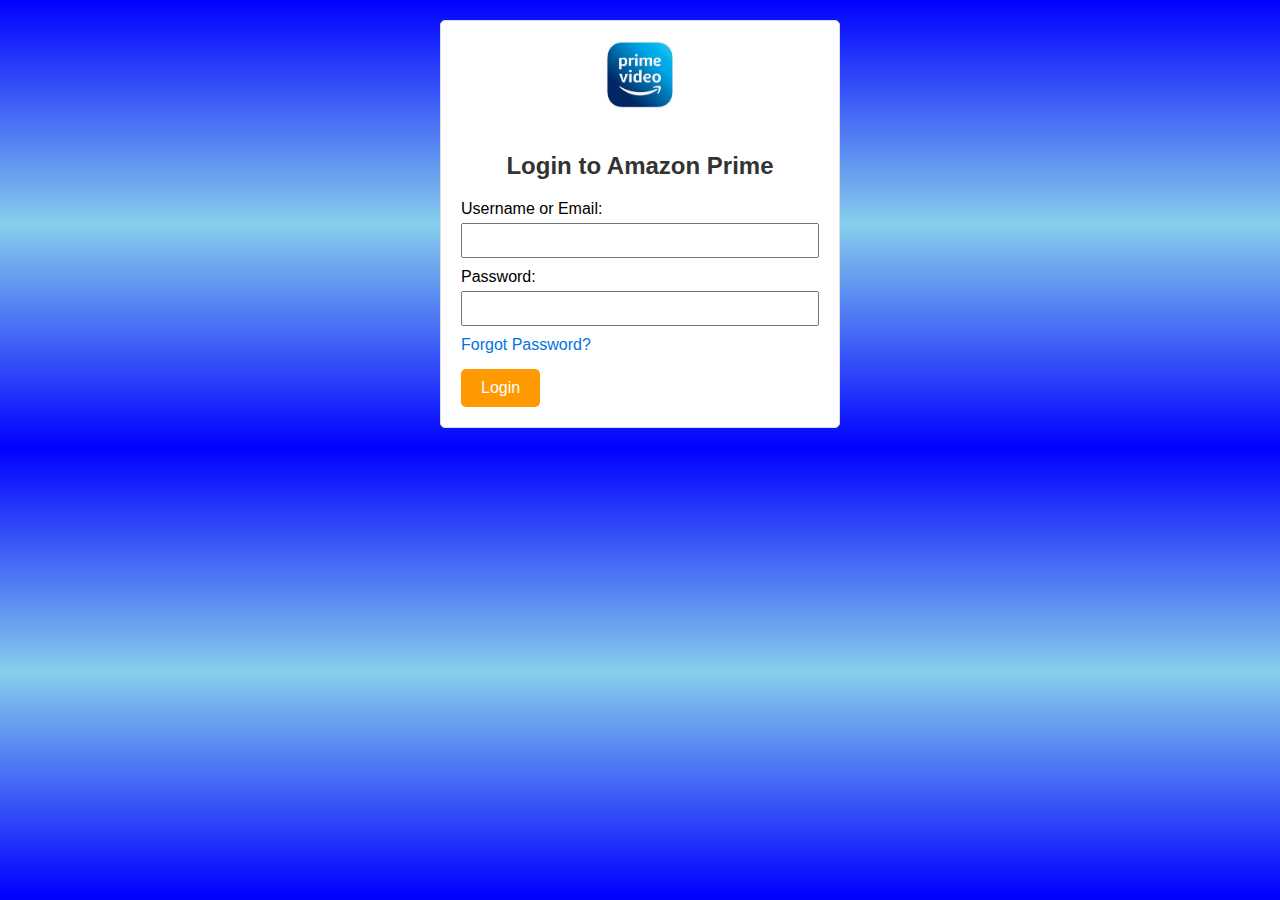
<file: amazon prime page/index.html>
<!DOCTYPE html>
<html lang="en">
<head>
  <meta charset="UTF-8">
  <meta name="viewport" content="width=device-width, initial-scale=1.0">
  <link rel="stylesheet" href="style.css">
  <title>Amazon Prime</title>
</head>
<body>
  <div class="container">
    
    <div class="login-container">
      <div class="head">
      <img src="[data-uri]" alt="Amazon Prime Logo" class="logo">
      <h2>Login to Amazon Prime</h2>
        <div>
      <form id="loginForm">
        <label for="username">Username or Email:</label>
        <input type="text" id="username" name="username" required>

        <label for="password">Password:</label>
        <input type="password" id="password" name="password" required>

        <div class="forgot-password">
          <a href="#" onclick="forgotPassword()">Forgot Password?</a>
        </div>

        <button type="button" onclick="login()">Login</button>
      </form>
    </div>
  </div>
  <script src="script.js"></script>
</body>
</html>
</file>
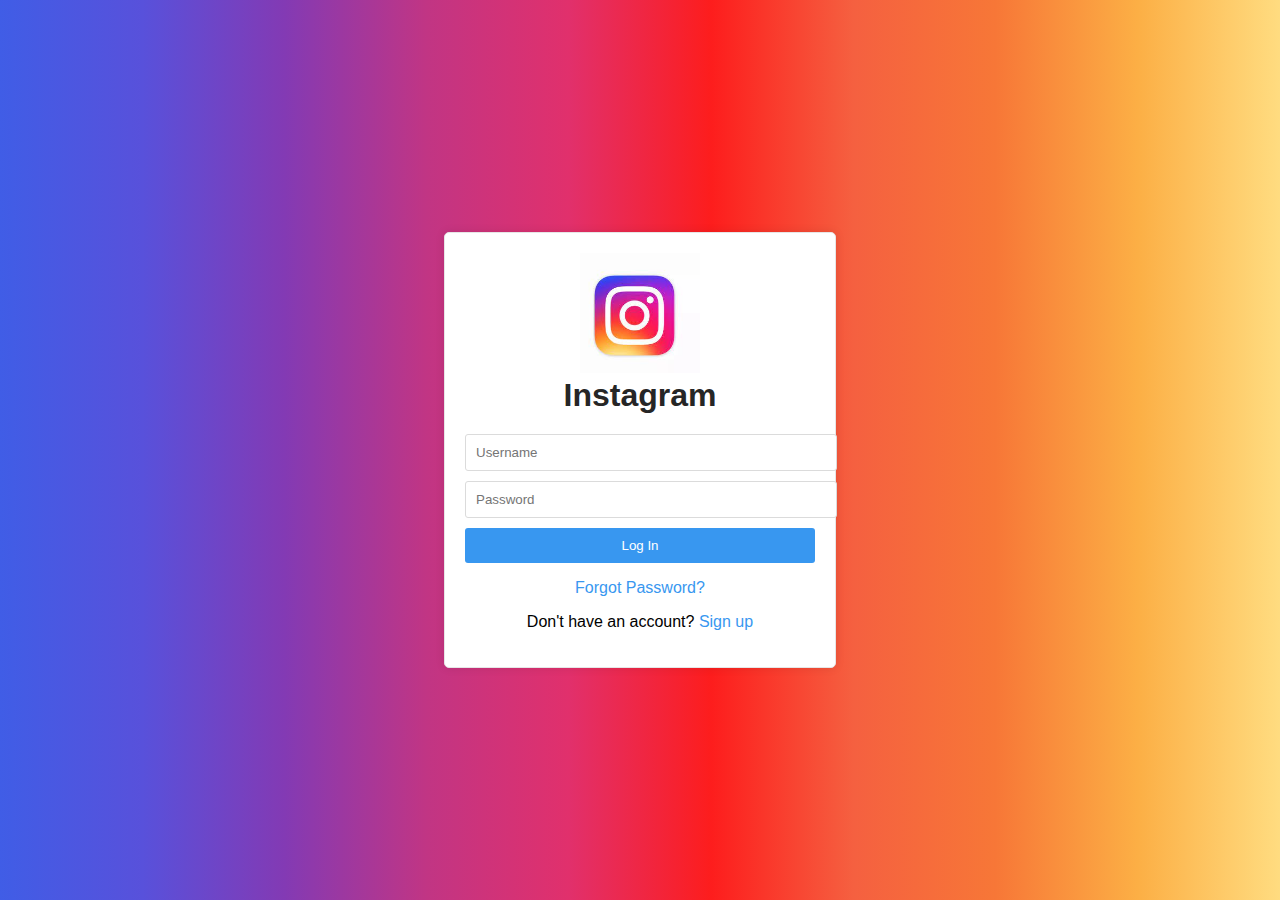
<file: Insta-page/index.html>
<!DOCTYPE html>
<html lang="en">
<head>
    <meta charset="UTF-8">
    <meta name="viewport" content="width=device-width, initial-scale=1.0">
    <link rel="stylesheet" href="style.css">
    <title>Instagram Landing Page</title>
</head>
<body>
    <div class="container">
      <img src="[data-uri]" alt="insta-logo"></img>
        <div class="logo">Instagram</div>
        <div class="login-form">
            <input type="text" placeholder="Username">
            <input type="password" placeholder="Password">
            <button onclick="login()">Log In</button>
            <p><a href="#" onclick="forgotPassword()">Forgot Password?</a></p>
            <p>Don't have an account? <a href="#">Sign up</a></p>
        </div>
    </div>
    <script src="script.js"></script>
</body>
</html>
</file>
<file: amazon prime page/style.css>
body {
  font-family: 'Arial', sans-serif;
  margin: 0;
  padding: 0;
  background: linear-gradient(blue,skyblue,blue) ;
}

.container {
  max-width: 400px;
  margin: auto;
  text-align: center;
  padding: 20px;
}

.logo {
  max-width: 120px;
  margin-bottom: 20px;
}

.login-container {
  background-color: #fff;
  padding: 20px;
  border: 1px solid #ddd;
  border-radius: 5px;
}

h2 {
  color: #333;
}

form {
  text-align: left;
}

label {
  display: block;
  margin-top: 10px;
}

input {
  width: 100%;
  padding: 8px;
  margin-top: 5px;
  box-sizing: border-box;
}

.forgot-password {
  margin-top: 10px;
}

a {
  color: #0073e6;
  text-decoration: none;
}

button {
  background-color: #ff9900;
  color: #fff;
  padding: 10px 20px;
  font-size: 16px;
  border: none;
  border-radius: 5px;
  cursor: pointer;
  margin-top: 15px;
}

button:hover {
  background-color: #ff8c00;
}
</file>
<file: Insta-page/style.css>
body {
    margin: 0;
    font-family: 'Arial', sans-serif;
    background: linear-gradient(to right, #405de6, #5851db, #833ab4, #c13584, #e1306c, #fd1d1d, #f56040, #f77737, #fcaf45, #ffdc80);
    display: flex;
    align-items: center;
    justify-content: center;
    height: 100vh;
}

.container {
    background-color: #fff;
    border: 1px solid #e6e6e6;
    border-radius: 5px;
    box-shadow: 0 0 10px rgba(0, 0, 0, 0.1);
    max-width: 350px;
    padding: 20px;
    text-align: center;
}

.logo {
    font-size: 2rem;
    font-weight: bold;
    margin-bottom: 20px;
    color: #262626;
}

.login-form input {
    width: 100%;
    padding: 10px;
    margin-bottom: 10px;
    border: 1px solid #dbdbdb;
    border-radius: 3px;
}
img{
  height:120px;
}

.login-form button {
    width: 100%;
    padding: 10px;
    background-color: #3897f0;
    color: #fff;
    border: none;
    border-radius: 3px;
    cursor: pointer;
}

.login-form a {
    color: #3897f0;
    text-decoration: none;
}

.login-form a:hover {
    text-decoration: underline;
}
</file>
